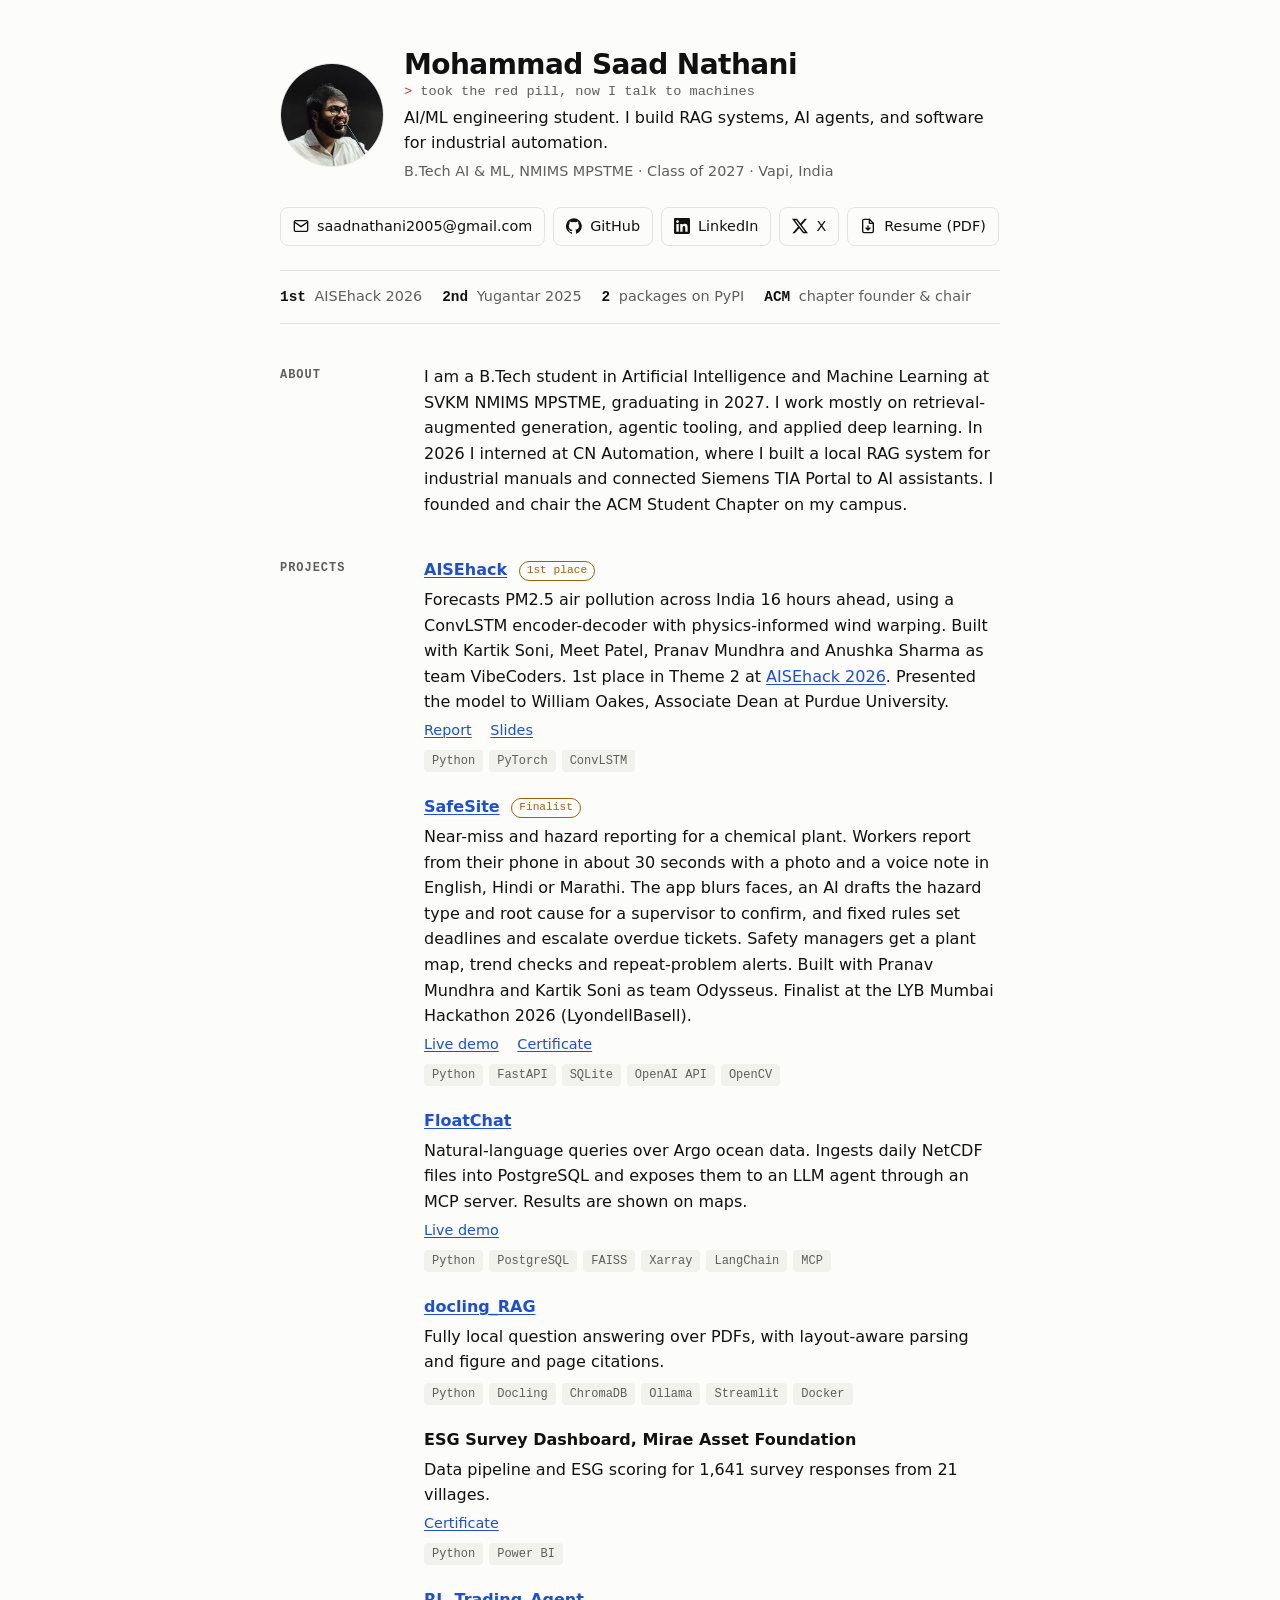
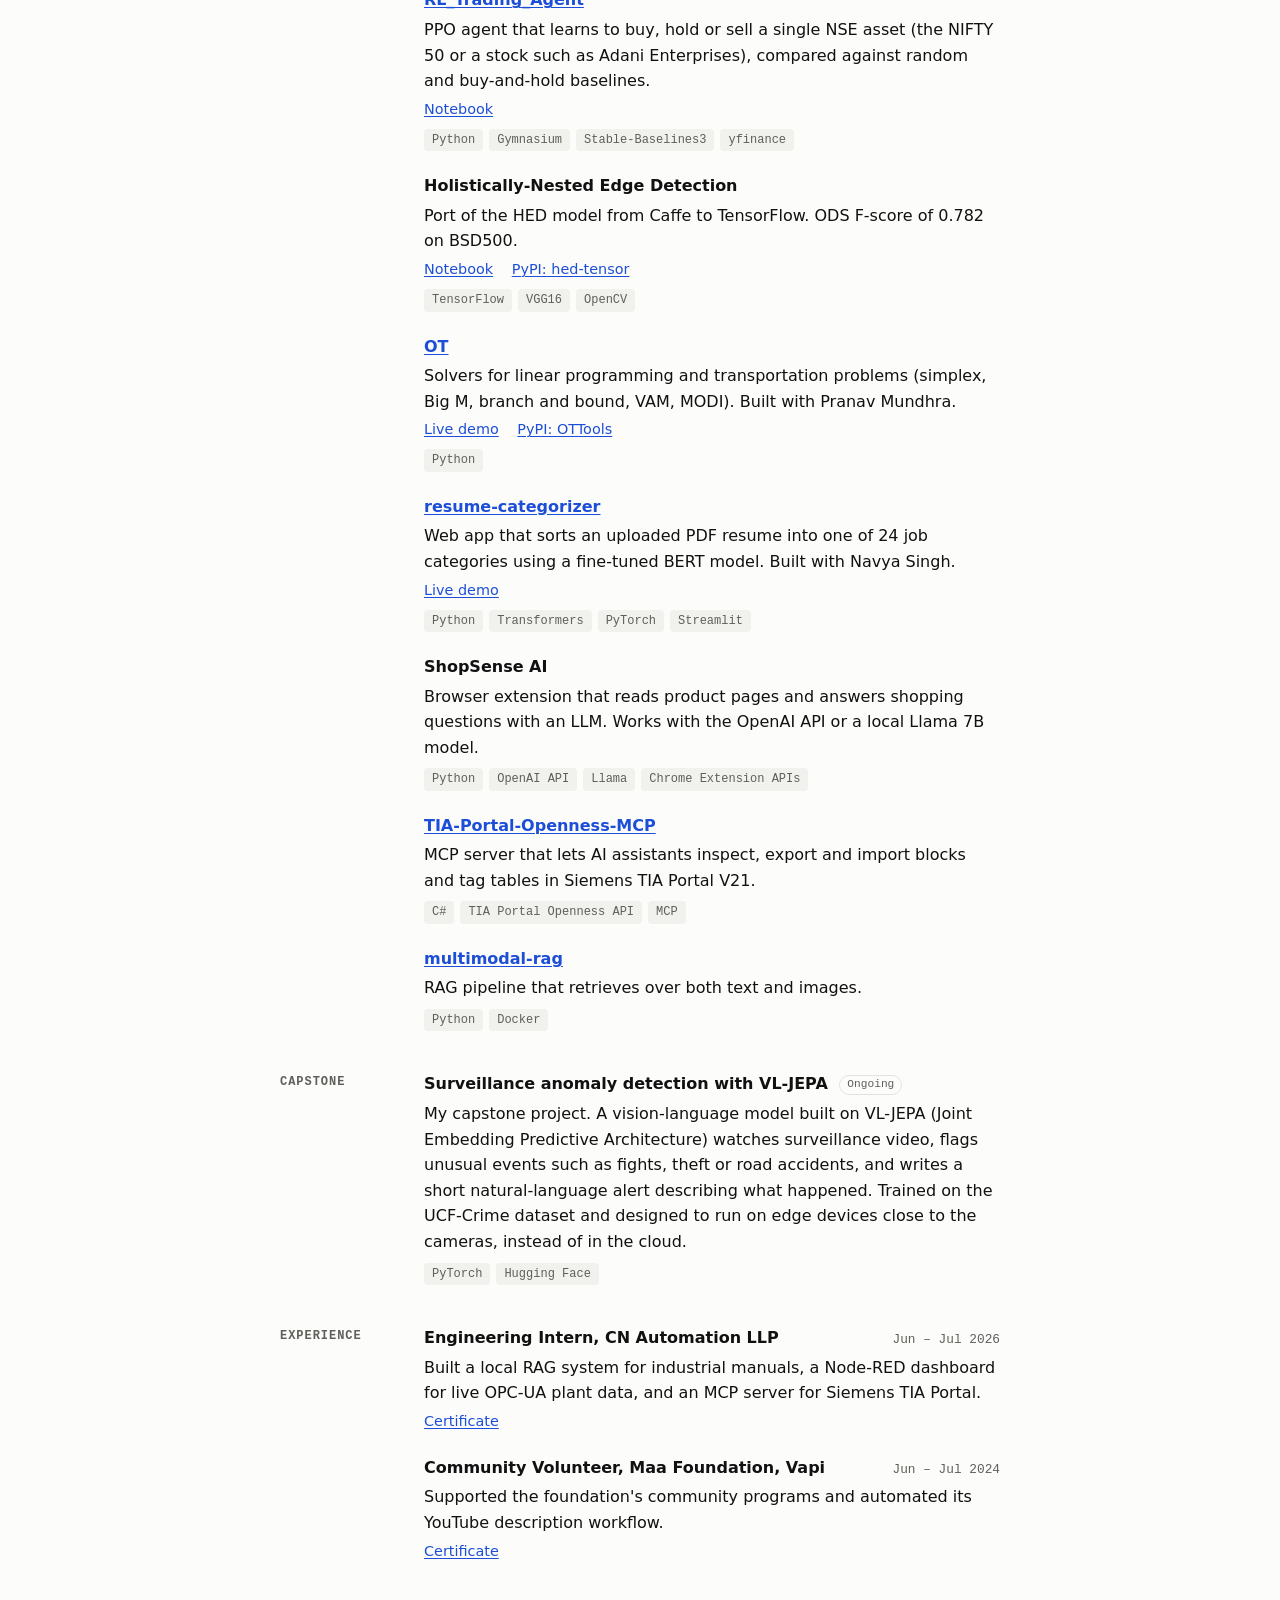
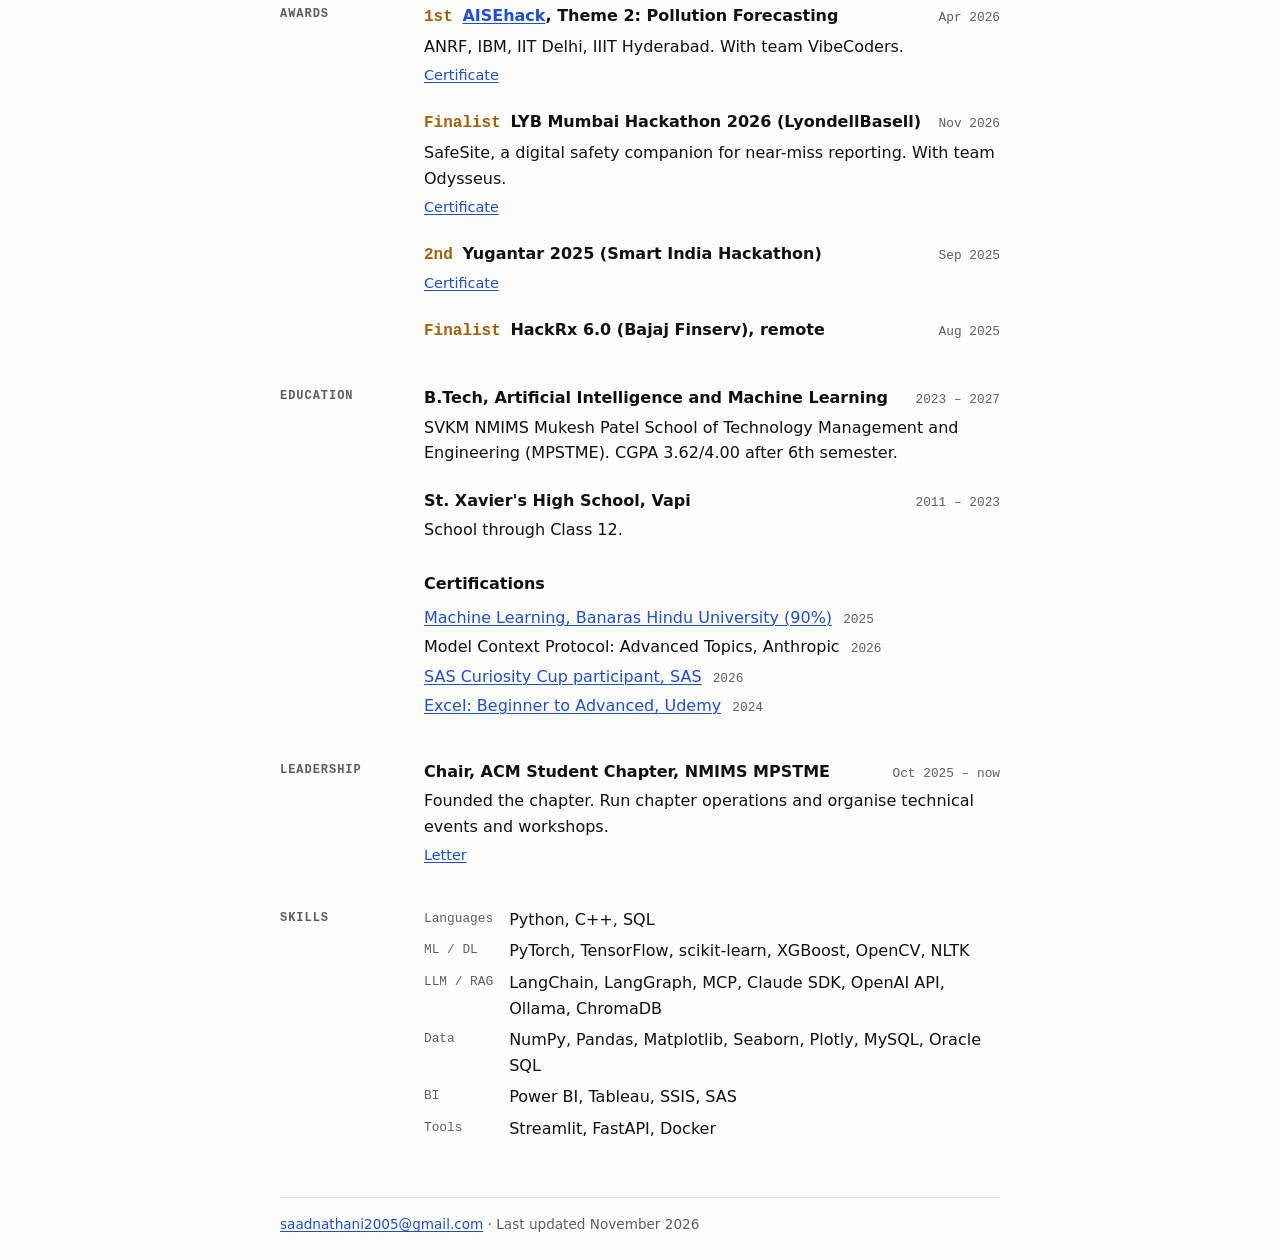
<file: index.html>
<!DOCTYPE html>
<html lang="en">
<head>
<meta charset="utf-8">
<meta name="viewport" content="width=device-width, initial-scale=1">
<title>Mohammad Saad Nathani</title>
<meta name="description" content="Mohammad Saad Nathani: AI/ML engineering student building RAG systems, AI agents and software for industrial automation.">
<meta name="color-scheme" content="light dark">
<link rel="icon" href="favicon.svg" type="image/svg+xml">
<link rel="stylesheet" href="style.css">
</head>
<body>

<header class="intro">
  <img class="photo" src="photo.jpg" alt="Mohammad Saad Nathani" width="104" height="104">
  <div>
    <h1>Mohammad Saad Nathani</h1>
    <p class="motto">took the red pill, now I talk to machines</p>
    <p class="tagline">AI/ML engineering student. I build RAG systems, AI agents, and software for industrial automation.</p>
    <p class="where">B.Tech AI &amp; ML, NMIMS MPSTME &middot; Class of 2027 &middot; Vapi, India</p>
  </div>
</header>

<nav class="contacts" aria-label="Contact">
  <a href="mailto:saadnathani2005@gmail.com">
    <svg viewBox="0 0 24 24" aria-hidden="true" fill="none" stroke="currentColor" stroke-width="2" stroke-linecap="round" stroke-linejoin="round"><rect x="2" y="4" width="20" height="16" rx="2"/><path d="m22 6-10 7L2 6"/></svg>
    saadnathani2005@gmail.com</a>
  <a href="https://github.com/Strangehumaan">
    <svg viewBox="0 0 24 24" aria-hidden="true" fill="currentColor"><path d="M12 .3a12 12 0 0 0-3.8 23.4c.6.1.8-.3.8-.6v-2c-3.3.7-4-1.6-4-1.6-.6-1.4-1.4-1.8-1.4-1.8-1-.7.1-.7.1-.7 1.2.1 1.8 1.2 1.8 1.2 1.1 1.8 2.8 1.3 3.5 1 0-.8.4-1.3.7-1.6-2.7-.3-5.5-1.3-5.5-6 0-1.2.5-2.3 1.3-3.1-.2-.4-.6-1.6 0-3.2 0 0 1-.3 3.4 1.2a11.5 11.5 0 0 1 6 0c2.3-1.5 3.3-1.2 3.3-1.2.6 1.6.2 2.8.1 3.2.8.8 1.2 1.9 1.2 3.1 0 4.6-2.8 5.6-5.5 5.9.5.4.9 1.1.9 2.2v3.3c0 .3.1.7.8.6A12 12 0 0 0 12 .3"/></svg>
    GitHub</a>
  <a href="https://www.linkedin.com/in/saad-nathani/">
    <svg viewBox="0 0 24 24" aria-hidden="true" fill="currentColor"><path d="M20.45 20.45h-3.56v-5.57c0-1.33-.02-3.04-1.85-3.04-1.85 0-2.14 1.45-2.14 2.94v5.67H9.35V9h3.41v1.56h.05c.48-.9 1.64-1.85 3.37-1.85 3.6 0 4.27 2.37 4.27 5.46v6.28zM5.34 7.43a2.06 2.06 0 1 1 0-4.13 2.06 2.06 0 0 1 0 4.13zM7.12 20.45H3.56V9h3.56v11.45zM22.22 0H1.77C.79 0 0 .77 0 1.73v20.54C0 23.23.79 24 1.77 24h20.45c.98 0 1.78-.77 1.78-1.73V1.73C24 .77 23.2 0 22.22 0z"/></svg>
    LinkedIn</a>
  <a href="https://x.com/strangehumaan_">
    <svg viewBox="0 0 24 24" aria-hidden="true" fill="currentColor"><path d="M18.9 1.15h3.68l-8.04 9.19L24 22.85h-7.41l-5.8-7.58-6.64 7.58H.47l8.6-9.83L0 1.15h7.6l5.24 6.93zm-1.29 19.5h2.04L6.48 3.24H4.3z"/></svg>
    X</a>
  <a href="resume.pdf">
    <svg viewBox="0 0 24 24" aria-hidden="true" fill="none" stroke="currentColor" stroke-width="2" stroke-linecap="round" stroke-linejoin="round"><path d="M14 2H6a2 2 0 0 0-2 2v16a2 2 0 0 0 2 2h12a2 2 0 0 0 2-2V8z"/><path d="M14 2v6h6M12 18v-6M9 15l3 3 3-3"/></svg>
    Resume (PDF)</a>
</nav>

<ul class="facts">
  <li><b>1st</b> AISEhack 2026</li>
  <li><b>2nd</b> Yugantar 2025</li>
  <li><b>2</b> packages on PyPI</li>
  <li><b>ACM</b> chapter founder &amp; chair</li>
</ul>

<main>

<section id="about">
<h2>About</h2>
<div>
<p>I am a B.Tech student in Artificial Intelligence and Machine Learning at SVKM NMIMS MPSTME, graduating in 2027. I work mostly on retrieval-augmented generation, agentic tooling, and applied deep learning. In 2026 I interned at CN Automation, where I built a local RAG system for industrial manuals and connected Siemens TIA Portal to AI assistants. I founded and chair the ACM Student Chapter on my campus.</p>
</div>
</section>

<section id="projects">
<h2>Projects</h2>
<div>

<article class="item">
  <h3><a href="https://github.com/kartiks15/ANRF_AISEHack_VibeCoders">AISEhack</a> <span class="badge">1st place</span></h3>
  <p>Forecasts PM2.5 air pollution across India 16 hours ahead, using a ConvLSTM encoder-decoder with physics-informed wind warping. Built with Kartik Soni, Meet Patel, Pranav Mundhra and Anushka Sharma as team VibeCoders. 1st place in Theme 2 at <a href="https://precog.iiit.ac.in/aisehack/past-editions/edition-1">AISEhack 2026</a>. Presented the model to William Oakes, Associate Dean at Purdue University.</p>
  <p class="links"><a href="https://drive.google.com/file/d/16dUQPQ_1d0vHWP6nEnu2f8lM_Ie1vkV6/view">Report</a> <a href="https://drive.google.com/file/d/1_hshWcapUWwVLjvo83h8opEsP8ZbSe4a/view">Slides</a></p>
  <ul class="tags"><li>Python</li><li>PyTorch</li><li>ConvLSTM</li></ul>
</article>

<article class="item">
  <h3><a href="https://github.com/PranavMundhra/Near-Miss_Incident_Management_System">SafeSite</a> <span class="badge">Finalist</span></h3>
  <p>Near-miss and hazard reporting for a chemical plant. Workers report from their phone in about 30 seconds with a photo and a voice note in English, Hindi or Marathi. The app blurs faces, an AI drafts the hazard type and root cause for a supervisor to confirm, and fixed rules set deadlines and escalate overdue tickets. Safety managers get a plant map, trend checks and repeat-problem alerts. Built with Pranav Mundhra and Kartik Soni as team Odysseus. Finalist at the LYB Mumbai Hackathon 2026 (LyondellBasell).</p>
  <p class="links"><a href="https://nearmiss.saadnathani.me">Live demo</a> <a href="https://drive.google.com/file/d/1qwNIHcTgs0m_6ZDySurQCXpgP-RqM3N8/view">Certificate</a></p>
  <ul class="tags"><li>Python</li><li>FastAPI</li><li>SQLite</li><li>OpenAI API</li><li>OpenCV</li></ul>
</article>

<article class="item">
  <h3><a href="https://github.com/kartiks15/FloatChat">FloatChat</a></h3>
  <p>Natural-language queries over Argo ocean data. Ingests daily NetCDF files into PostgreSQL and exposes them to an LLM agent through an MCP server. Results are shown on maps.</p>
  <p class="links"><a href="https://floatchat.saadnathani.me">Live demo</a></p>
  <ul class="tags"><li>Python</li><li>PostgreSQL</li><li>FAISS</li><li>Xarray</li><li>LangChain</li><li>MCP</li></ul>
</article>

<article class="item">
  <h3><a href="https://github.com/Strangehumaan/docling_RAG">docling_RAG</a></h3>
  <p>Fully local question answering over PDFs, with layout-aware parsing and figure and page citations.</p>
  <ul class="tags"><li>Python</li><li>Docling</li><li>ChromaDB</li><li>Ollama</li><li>Streamlit</li><li>Docker</li></ul>
</article>

<article class="item">
  <h3>ESG Survey Dashboard, Mirae Asset Foundation</h3>
  <p>Data pipeline and ESG scoring for 1,641 survey responses from 21 villages.</p>
  <p class="links"><a href="https://drive.google.com/file/d/1ZG9DxPZZw_0UcUd8FO5jEdrkUBTS8cSk/view">Certificate</a></p>
  <ul class="tags"><li>Python</li><li>Power BI</li></ul>
</article>

<article class="item">
  <h3><a href="https://github.com/Strangehumaan/RL_Trading_Agent">RL_Trading_Agent</a></h3>
  <p>PPO agent that learns to buy, hold or sell a single NSE asset (the NIFTY 50 or a stock such as Adani Enterprises), compared against random and buy-and-hold baselines.</p>
  <p class="links"><a href="rl-trading/">Notebook</a></p>
  <ul class="tags"><li>Python</li><li>Gymnasium</li><li>Stable-Baselines3</li><li>yfinance</li></ul>
</article>

<article class="item">
  <h3>Holistically-Nested Edge Detection</h3>
  <p>Port of the HED model from Caffe to TensorFlow. ODS F-score of 0.782 on BSD500.</p>
  <p class="links"><a href="hed/">Notebook</a> <a href="https://pypi.org/project/hed-tensor/">PyPI: hed-tensor</a></p>
  <ul class="tags"><li>TensorFlow</li><li>VGG16</li><li>OpenCV</li></ul>
</article>

<article class="item">
  <h3><a href="https://github.com/Strangehumaan/OT">OT</a></h3>
  <p>Solvers for linear programming and transportation problems (simplex, Big M, branch and bound, VAM, MODI). Built with Pranav Mundhra.</p>
  <p class="links"><a href="https://ottools-harrisonnoob.streamlit.app/">Live demo</a> <a href="https://pypi.org/project/OTTools/">PyPI: OTTools</a></p>
  <ul class="tags"><li>Python</li></ul>
</article>

<article class="item">
  <h3><a href="https://github.com/Strangehumaan/resume-categorizer">resume-categorizer</a></h3>
  <p>Web app that sorts an uploaded PDF resume into one of 24 job categories using a fine-tuned BERT model. Built with Navya Singh.</p>
  <p class="links"><a href="https://resume-categorizer-msn.streamlit.app/">Live demo</a></p>
  <ul class="tags"><li>Python</li><li>Transformers</li><li>PyTorch</li><li>Streamlit</li></ul>
</article>

<article class="item">
  <h3>ShopSense AI</h3>
  <p>Browser extension that reads product pages and answers shopping questions with an LLM. Works with the OpenAI API or a local Llama 7B model.</p>
  <ul class="tags"><li>Python</li><li>OpenAI API</li><li>Llama</li><li>Chrome Extension APIs</li></ul>
</article>

<article class="item">
  <h3><a href="https://github.com/Strangehumaan/TIA-Portal-Openness-MCP">TIA-Portal-Openness-MCP</a></h3>
  <p>MCP server that lets AI assistants inspect, export and import blocks and tag tables in Siemens TIA Portal V21.</p>
  <ul class="tags"><li>C#</li><li>TIA Portal Openness API</li><li>MCP</li></ul>
</article>

<article class="item">
  <h3><a href="https://github.com/Strangehumaan/multimodal-rag">multimodal-rag</a></h3>
  <p>RAG pipeline that retrieves over both text and images.</p>
  <ul class="tags"><li>Python</li><li>Docker</li></ul>
</article>

</div>
</section>

<section id="capstone">
<h2>Capstone</h2>
<div>

<article class="item">
  <h3>Surveillance anomaly detection with VL-JEPA <span class="badge muted">Ongoing</span></h3>
  <p>My capstone project. A vision-language model built on VL-JEPA (Joint Embedding Predictive Architecture) watches surveillance video, flags unusual events such as fights, theft or road accidents, and writes a short natural-language alert describing what happened. Trained on the UCF-Crime dataset and designed to run on edge devices close to the cameras, instead of in the cloud.</p>
  <ul class="tags"><li>PyTorch</li><li>Hugging Face</li></ul>
</article>

</div>
</section>

<section id="experience">
<h2>Experience</h2>
<div>

<article class="item">
  <div class="row"><h3>Engineering Intern, CN Automation LLP</h3><span class="date">Jun &ndash; Jul 2026</span></div>
  <p>Built a local RAG system for industrial manuals, a Node-RED dashboard for live OPC-UA plant data, and an MCP server for Siemens TIA Portal.</p>
  <p class="links"><a href="https://drive.google.com/file/d/1-t_HqI5AK-KB_5cd8aop-rgvyhGgh32L/view">Certificate</a></p>
</article>

<article class="item">
  <div class="row"><h3>Community Volunteer, Maa Foundation, Vapi</h3><span class="date">Jun &ndash; Jul 2024</span></div>
  <p>Supported the foundation's community programs and automated its YouTube description workflow.</p>
  <p class="links"><a href="https://drive.google.com/file/d/1T02-bEQ_I24ri6zyjVDuoeCExdkphTEp/view">Certificate</a></p>
</article>

</div>
</section>

<section id="awards">
<h2>Awards</h2>
<div>

<article class="item">
  <div class="row"><h3><span class="place">1st</span> <a href="https://precog.iiit.ac.in/aisehack/past-editions/edition-1">AISEhack</a>, Theme 2: Pollution Forecasting</h3><span class="date">Apr 2026</span></div>
  <p>ANRF, IBM, IIT Delhi, IIIT Hyderabad. With team VibeCoders.</p>
  <p class="links"><a href="https://drive.google.com/file/d/1trn73R44_Kepm5numTRN7YRKGtZSsKpf/view">Certificate</a></p>
</article>

<article class="item">
  <div class="row"><h3><span class="place">Finalist</span> LYB Mumbai Hackathon 2026 (LyondellBasell)</h3><span class="date">Nov 2026</span></div>
  <p>SafeSite, a digital safety companion for near-miss reporting. With team Odysseus.</p>
  <p class="links"><a href="https://drive.google.com/file/d/1qwNIHcTgs0m_6ZDySurQCXpgP-RqM3N8/view">Certificate</a></p>
</article>

<article class="item">
  <div class="row"><h3><span class="place">2nd</span> Yugantar 2025 (Smart India Hackathon)</h3><span class="date">Sep 2025</span></div>
  <p class="links"><a href="https://drive.google.com/file/d/1dQkKNAm8NKp46W5CjXvM1VKMUXN-BUSe/view">Certificate</a></p>
</article>

<article class="item">
  <div class="row"><h3><span class="place">Finalist</span> HackRx 6.0 (Bajaj Finserv), remote</h3><span class="date">Aug 2025</span></div>
</article>

</div>
</section>

<section id="education">
<h2>Education</h2>
<div>

<article class="item">
  <div class="row"><h3>B.Tech, Artificial Intelligence and Machine Learning</h3><span class="date">2023 &ndash; 2027</span></div>
  <p>SVKM NMIMS Mukesh Patel School of Technology Management and Engineering (MPSTME). CGPA 3.62/4.00 after 6th semester.</p>
</article>

<article class="item">
  <div class="row"><h3>St. Xavier's High School, Vapi</h3><span class="date">2011 &ndash; 2023</span></div>
  <p>School through Class 12.</p>
</article>

<h3 class="sub">Certifications</h3>
<ul class="plain">
  <li><a href="https://onlinecourses.swayam2.ac.in/ini25_cs02/certificate?q=cpSPspSsK9Rudzkgyv6f5299fux10JomDc3TyxgLIOvIZmZAmhsrj55%2BAa/f5%2BCz">Machine Learning, Banaras Hindu University (90%)</a> <span class="date">2025</span></li>
  <li>Model Context Protocol: Advanced Topics, Anthropic <span class="date">2026</span></li>
  <li><a href="https://www.credly.com/badges/851edeab-7610-4c43-83ba-21c5a2943b53">SAS Curiosity Cup participant, SAS</a> <span class="date">2026</span></li>
  <li><a href="https://www.udemy.com/certificate/UC-c6e650dd-0140-4771-9d17-79b30783aac6/">Excel: Beginner to Advanced, Udemy</a> <span class="date">2024</span></li>
</ul>

</div>
</section>

<section id="leadership">
<h2>Leadership</h2>
<div>

<article class="item">
  <div class="row"><h3>Chair, ACM Student Chapter, NMIMS MPSTME</h3><span class="date">Oct 2025 &ndash; now</span></div>
  <p>Founded the chapter. Run chapter operations and organise technical events and workshops.</p>
  <p class="links"><a href="https://drive.google.com/file/d/1xVadZshf6PCAkgwMN-T_BedxcShyGpeo/view">Letter</a></p>
</article>

</div>
</section>

<section id="skills">
<h2>Skills</h2>
<div>
<dl class="skills">
  <dt>Languages</dt><dd>Python, C++, SQL</dd>
  <dt>ML / DL</dt><dd>PyTorch, TensorFlow, scikit-learn, XGBoost, OpenCV, NLTK</dd>
  <dt>LLM / RAG</dt><dd>LangChain, LangGraph, MCP, Claude SDK, OpenAI API, Ollama, ChromaDB</dd>
  <dt>Data</dt><dd>NumPy, Pandas, Matplotlib, Seaborn, Plotly, MySQL, Oracle SQL</dd>
  <dt>BI</dt><dd>Power BI, Tableau, SSIS, SAS</dd>
  <dt>Tools</dt><dd>Streamlit, FastAPI, Docker</dd>
</dl>
</div>
</section>

</main>

<footer>
  <p><a href="mailto:saadnathani2005@gmail.com">saadnathani2005@gmail.com</a> &middot; Last updated November 2026</p>
</footer>

</body>
</html>
</file>
<file: style.css>
:root {
  --bg: #fcfcfb;
  --text: #111;
  --muted: #5f5f5a;
  --line: #e4e4df;
  --chip: #f1f1ed;
  --accent: #1d4ed8;
  --gold: #a16207;
  --sans: system-ui, -apple-system, "Segoe UI", Roboto, "Helvetica Neue", Arial, sans-serif;
  --mono: ui-monospace, "Cascadia Mono", "SF Mono", Menlo, Consolas, monospace;
}

@media (prefers-color-scheme: dark) {
  :root {
    --bg: #121211;
    --text: #ececea;
    --muted: #9a9a94;
    --line: #2a2a27;
    --chip: #1d1d1b;
    --accent: #7aa2ff;
    --gold: #e0b14a;
  }
}

* { box-sizing: border-box; }

body {
  background: var(--bg);
  color: var(--text);
  font: 16px/1.6 var(--sans);
  max-width: 760px;
  margin: 0 auto;
  padding: 48px 20px 32px;
}

a { color: var(--accent); text-decoration-thickness: 1px; text-underline-offset: 2px; }
a:hover { text-decoration-thickness: 2px; }

h1, h2, h3, p { margin: 0; }

/* Intro */
.intro { display: flex; gap: 20px; align-items: center; }
.photo {
  flex: none;
  width: 104px;
  height: 104px;
  border-radius: 50%;
  object-fit: cover;
  background: var(--chip);
  border: 1px solid var(--line);
}
h1 { font-size: 1.75rem; line-height: 1.2; letter-spacing: -0.02em; }
.motto { margin-top: 2px; color: var(--muted); font: 0.85rem var(--mono); }
.motto::before { content: "> "; color: #dc2626; }
.tagline { margin-top: 6px; }
.where { margin-top: 4px; color: var(--muted); font-size: 0.9rem; }

/* Contacts */
.contacts { display: flex; flex-wrap: wrap; gap: 8px; margin-top: 24px; }
.contacts a {
  display: inline-flex;
  align-items: center;
  gap: 8px;
  padding: 7px 12px;
  border: 1px solid var(--line);
  border-radius: 8px;
  color: var(--text);
  text-decoration: none;
  font-size: 0.9rem;
}
.contacts a:hover { border-color: var(--text); }
.contacts svg { width: 16px; height: 16px; flex: none; }

/* Quick facts */
.facts {
  display: flex;
  flex-wrap: wrap;
  gap: 6px 20px;
  list-style: none;
  margin: 24px 0 0;
  padding: 14px 0;
  border-top: 1px solid var(--line);
  border-bottom: 1px solid var(--line);
  color: var(--muted);
  font-size: 0.9rem;
}
.facts b { color: var(--text); font-family: var(--mono); margin-right: 4px; }

/* Sections: label column on wide screens, stacked on phones */
section {
  display: grid;
  grid-template-columns: 120px 1fr;
  gap: 24px;
  margin-top: 40px;
}
h2 {
  font: 600 0.75rem/1.9 var(--mono);
  text-transform: uppercase;
  letter-spacing: 0.08em;
  color: var(--muted);
}

.item + .item { margin-top: 22px; }
h3 { font-size: 1rem; font-weight: 600; }
.item p { margin-top: 4px; }
.row { display: flex; justify-content: space-between; align-items: baseline; gap: 16px; }

.date { flex: none; font: 0.8rem var(--mono); color: var(--muted); }

.badge {
  display: inline-block;
  margin-left: 6px;
  padding: 0 7px;
  border: 1px solid var(--gold);
  border-radius: 999px;
  color: var(--gold);
  font: 500 0.7rem/1.6 var(--mono);
  vertical-align: 2px;
}
.badge.muted { border-color: var(--line); color: var(--muted); }
.place { color: var(--gold); font-family: var(--mono); margin-right: 4px; }

.links { font-size: 0.9rem; }
.links a + a { margin-left: 14px; }

.tags { display: flex; flex-wrap: wrap; gap: 6px; list-style: none; margin: 8px 0 0; padding: 0; }
.tags li {
  padding: 1px 8px;
  background: var(--chip);
  border-radius: 4px;
  font: 0.75rem/1.7 var(--mono);
  color: var(--muted);
}

.sub { margin-top: 28px; }
.plain { list-style: none; margin: 8px 0 0; padding: 0; }
.plain li { margin-top: 4px; }
.plain .date { margin-left: 6px; }

.skills { display: grid; grid-template-columns: max-content 1fr; gap: 6px 16px; margin: 0; }
.skills dt { font: 0.8rem/1.95 var(--mono); color: var(--muted); }
.skills dd { margin: 0; }

footer {
  margin-top: 56px;
  padding-top: 16px;
  border-top: 1px solid var(--line);
  color: var(--muted);
  font-size: 0.85rem;
}

@media (max-width: 640px) {
  body { padding-top: 28px; }
  .intro { flex-direction: column; align-items: flex-start; gap: 14px; }
  .photo { width: 84px; height: 84px; }
  section { grid-template-columns: 1fr; gap: 10px; margin-top: 32px; }
  .row { flex-direction: column; gap: 0; }
  .skills { grid-template-columns: 1fr; gap: 0; }
  .skills dd { margin-bottom: 8px; }
}
</file>
